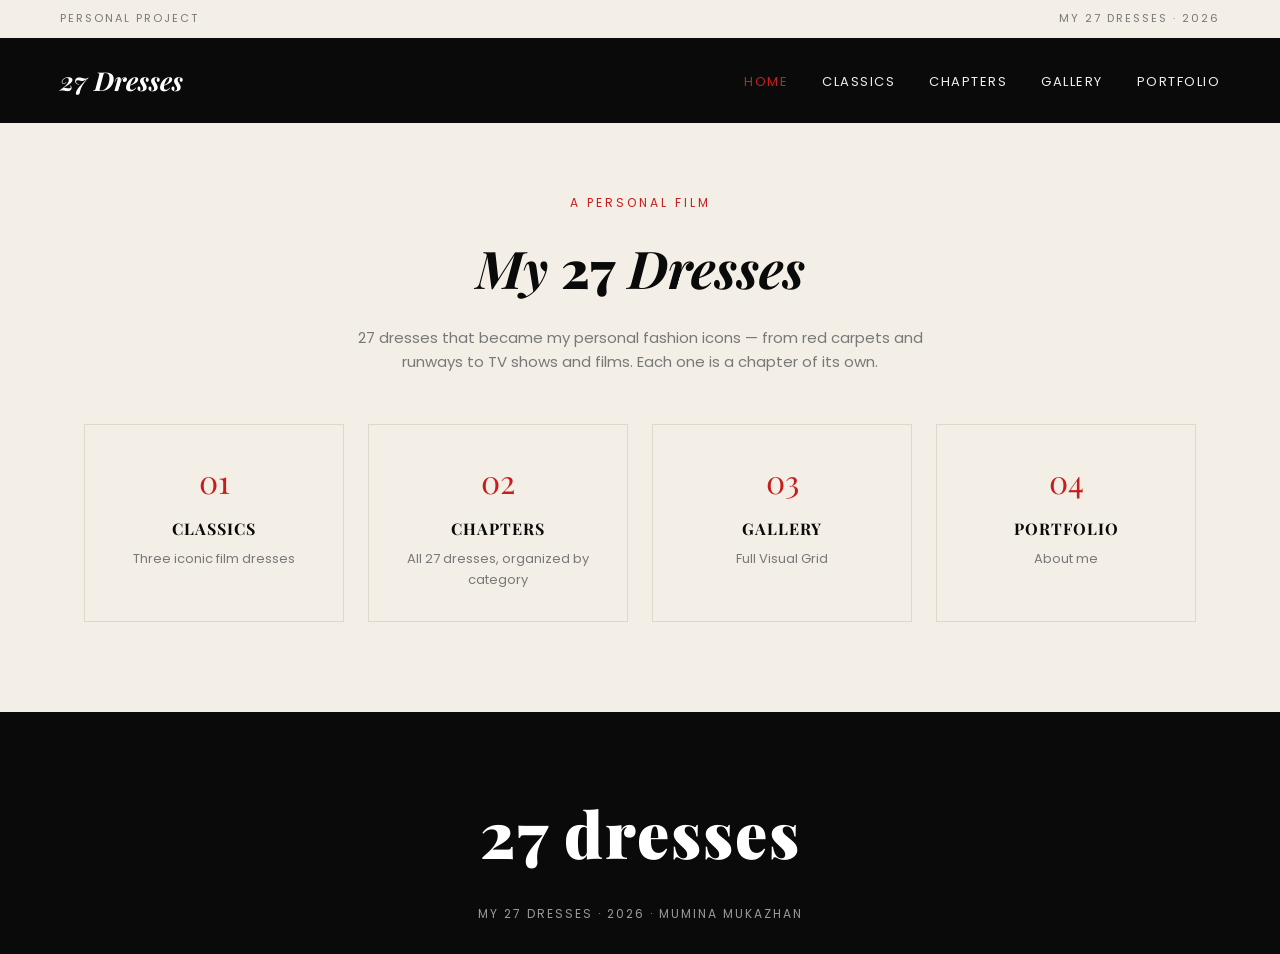
<file: index.html>
<!DOCTYPE html>
<html lang="ru">
<head>
<meta charset="UTF-8">
<meta name="viewport" content="width=device-width, initial-scale=1.0">
<title>My 27 Dresses</title>
<link href="https://fonts.googleapis.com/css2?family=Playfair+Display:ital,wght@0,700;0,900;1,700&family=Poppins:wght@300;400;600&display=swap" rel="stylesheet">
<link rel="stylesheet" href="common.css">
<link rel="stylesheet" href="task1.css">
</head>
<body>

  <div class="meta-bar">
    <span>Personal Project</span>
    <span>My 27 Dresses · 2026</span>
  </div>

  <header class="navbar">
    <div class="logo">27 Dresses</div>
    <ul class="nav-links">
      <li><a href="index.html" class="active">Home</a></li>
      <li><a href="task1.html">Classics</a></li>
      <li><a href="task2.html">Chapters</a></li>
      <li><a href="task3.html">Gallery</a></li>
      <li><a href="task4.html">Portfolio</a></li>
    </ul>
  </header>

  <section class="hero">
    <span class="kicker">A Personal Film</span>
    <h1>My <em>27</em> Dresses</h1>
    <p>27 dresses that became my personal fashion icons — from red carpets and runways to TV shows and films. Each one is a chapter of its own.</p>
  </section>

  <section class="toc-grid">
    <a href="task1.html" class="toc-card">
      <div class="num">01</div>
      <h3>Classics</h3>
      <p>Three iconic film dresses</p>
    </a>
    <a href="task2.html" class="toc-card">
      <div class="num">02</div>
      <h3>Chapters</h3>
        <p>All 27 dresses, organized by category</p>
    </a>
    <a href="task3.html" class="toc-card">
      <div class="num">03</div>
      <h3>Gallery</h3>
      <p>Full Visual Grid</p>
    </a>
    <a href="task4.html" class="toc-card">
      <div class="num">04</div>
      <h3>Portfolio</h3>
      <p>About me</p>
    </a>
  </section>

  <footer class="site-footer">
    <div class="wordmark">27 dresses</div>
    <p>My 27 Dresses · 2026 · Mumina Mukazhan</p>
  </footer>

</body>
</html>
</file>
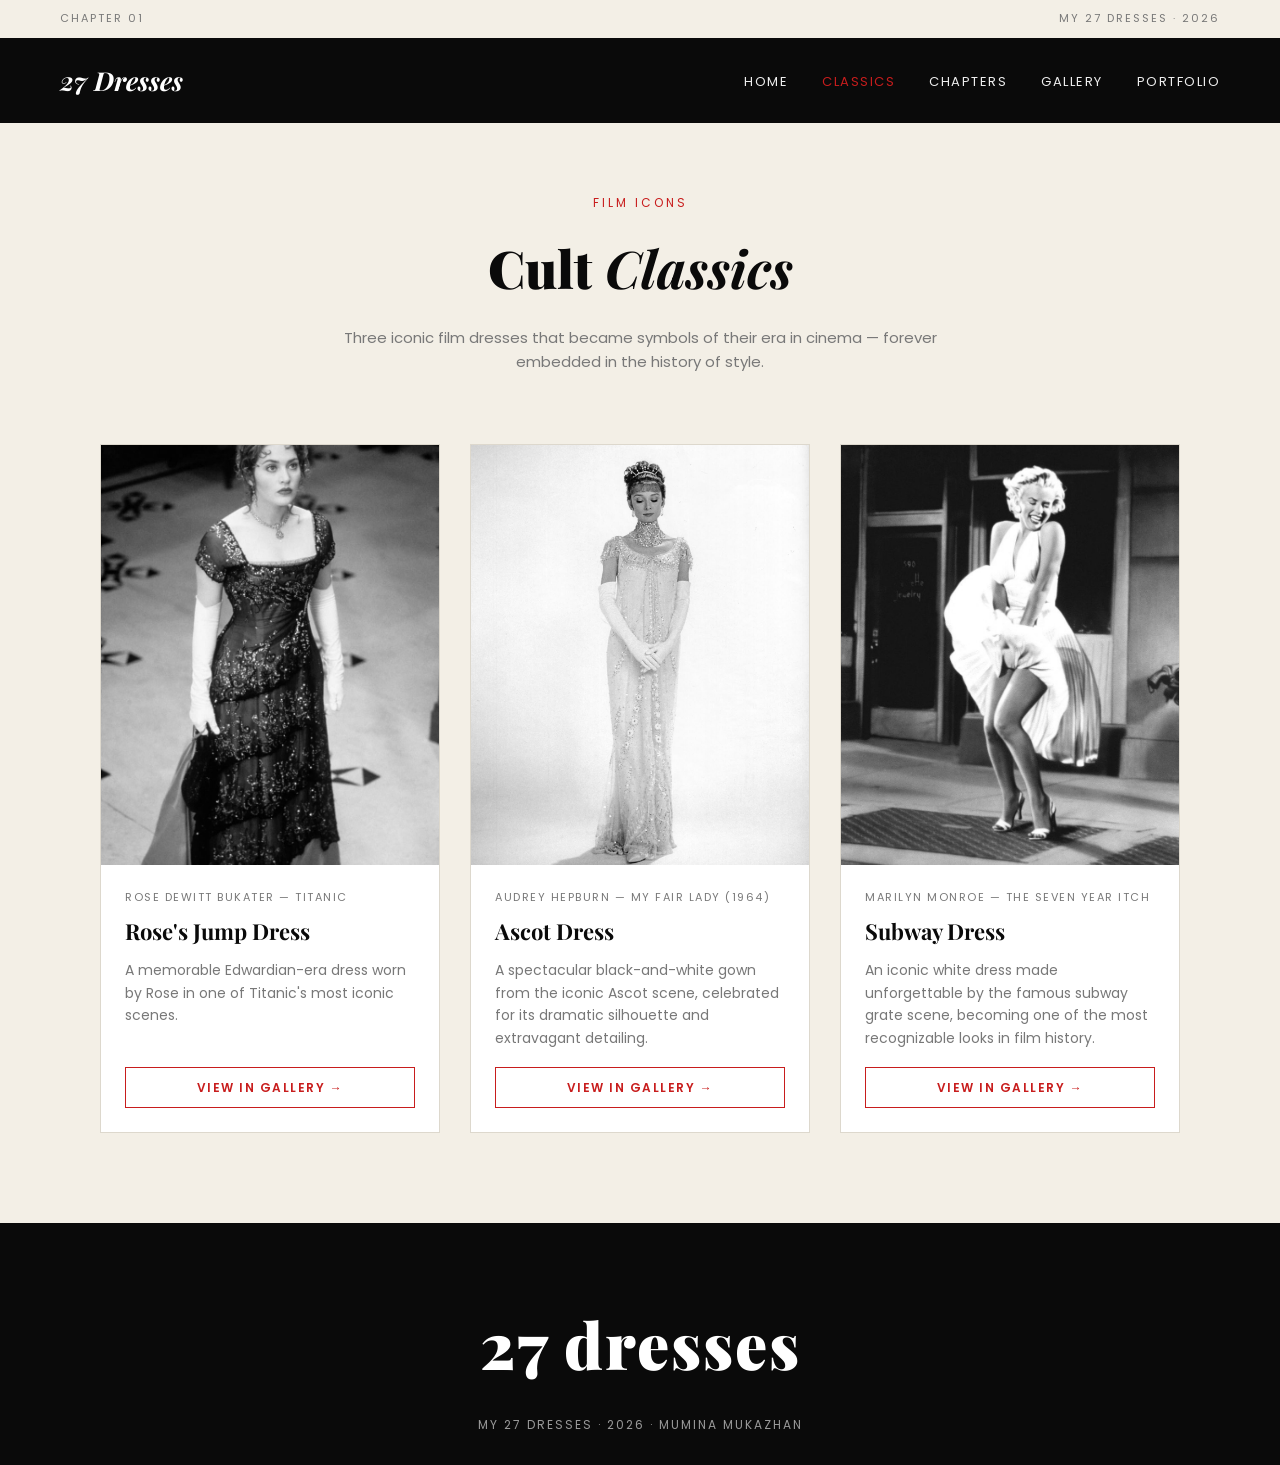
<file: task1.html>
<!DOCTYPE html>
<html lang="ru">
<head>
<meta charset="UTF-8">
<meta name="viewport" content="width=device-width, initial-scale=1.0">
<title>Classics — My 27 Dresses</title>
<link href="https://fonts.googleapis.com/css2?family=Playfair+Display:ital,wght@0,700;0,900;1,700&family=Poppins:wght@300;400;600&display=swap" rel="stylesheet">
<link rel="stylesheet" href="common.css">
<link rel="stylesheet" href="task1.css">
</head>
<body>

  <div class="meta-bar">
    <span>Chapter 01</span>
    <span>My 27 Dresses · 2026</span>
  </div>

  <header class="navbar">
    <div class="logo">27 Dresses</div>
    <ul class="nav-links">
      <li><a href="index.html">Home</a></li>
      <li><a href="task1.html" class="active">Classics</a></li>
      <li><a href="task2.html">Chapters</a></li>
      <li><a href="task3.html">Gallery</a></li>
      <li><a href="task4.html">Portfolio</a></li>
    </ul>
  </header>

  <section class="hero">
    <span class="kicker">Film Icons</span>
    <h1><em>Cult</em> Classics</h1>
    <p>Three iconic film dresses that became symbols of their era in cinema — forever embedded in the history of style.</p>
  </section>

  <section class="cards-row">

    <div class="dress-card">
  <div class="img-wrap">
    <span class="corner-label">Film</span>
    <img src="IMG_8006.JPG" alt="Rose DeWitt Bukater — Jump Dress">
  </div>
  <div class="card-body">
    <span class="credit">Rose DeWitt Bukater — Titanic</span>
    <h3>Rose's Jump Dress</h3>
    <p>A memorable Edwardian-era dress worn by Rose in one of Titanic's most iconic scenes.</p>
    <a href="task3.html" class="card-link">View in Gallery →</a>
  </div>
</div>
    <div class="dress-card">
  <div class="img-wrap">
    <span class="corner-label">Film</span>
    <img src="IMG_8007.JPG" alt="Audrey Hepburn — Ascot Dress">
  </div>
  <div class="card-body">
    <span class="credit">Audrey Hepburn — My Fair Lady (1964)</span>
    <h3>Ascot Dress</h3>
    <p>A spectacular black-and-white gown from the iconic Ascot scene, celebrated for its dramatic silhouette and extravagant detailing.</p>
    <a href="task3.html" class="card-link">View in Gallery →</a>
  </div>
</div>

    <div class="dress-card">
  <div class="img-wrap">
    <span class="corner-label">Film</span>
    <img src="IMG_8009.JPG" alt="Marilyn Monroe — Subway Dress">
  </div>
  <div class="card-body">
    <span class="credit">Marilyn Monroe — The Seven Year Itch</span>
    <h3>Subway Dress</h3>
    <p>An iconic white dress made unforgettable by the famous subway grate scene, becoming one of the most recognizable looks in film history.</p>
    <a href="task3.html" class="card-link">View in Gallery →</a>
  </div>
</div>
  </section>

  <footer class="site-footer">
    <div class="wordmark">27 dresses</div>
    <p>My 27 Dresses · 2026 · Mumina Mukazhan</p>
  </footer>

</body>
</html>
</file>
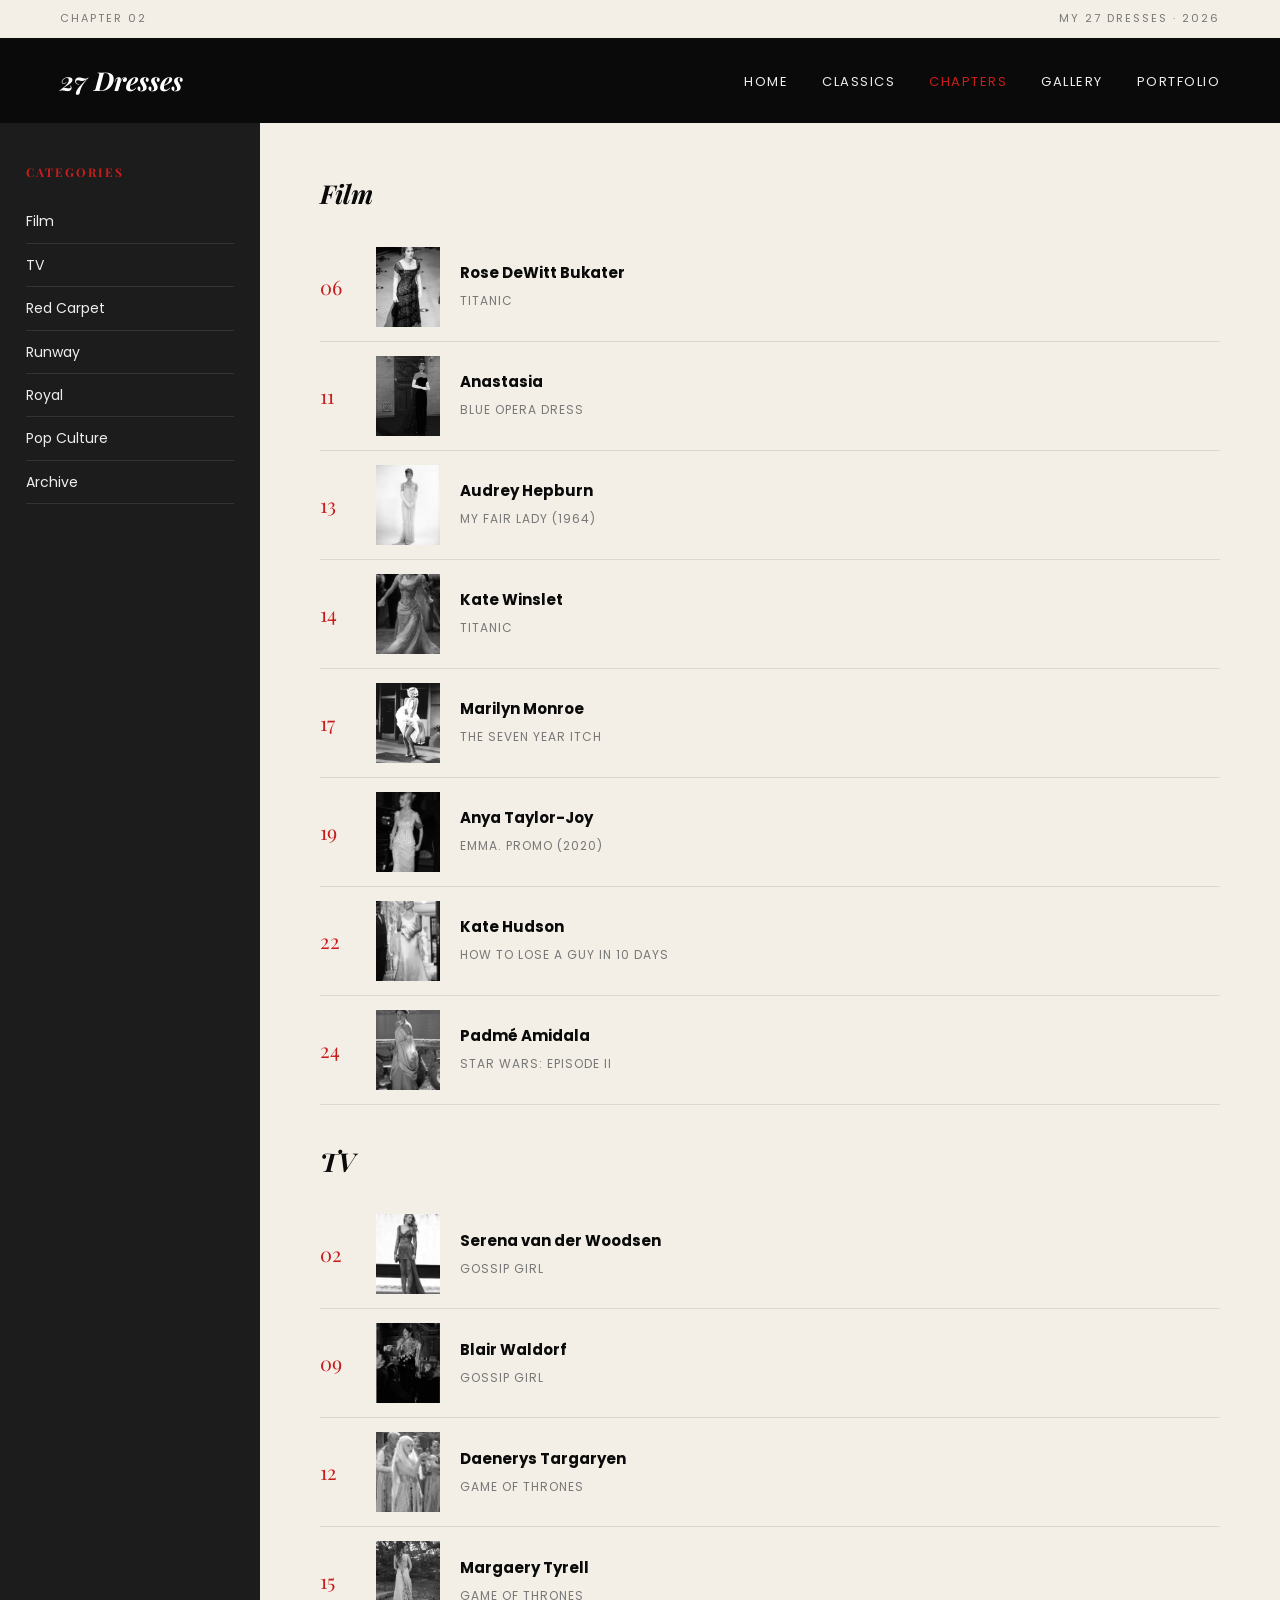
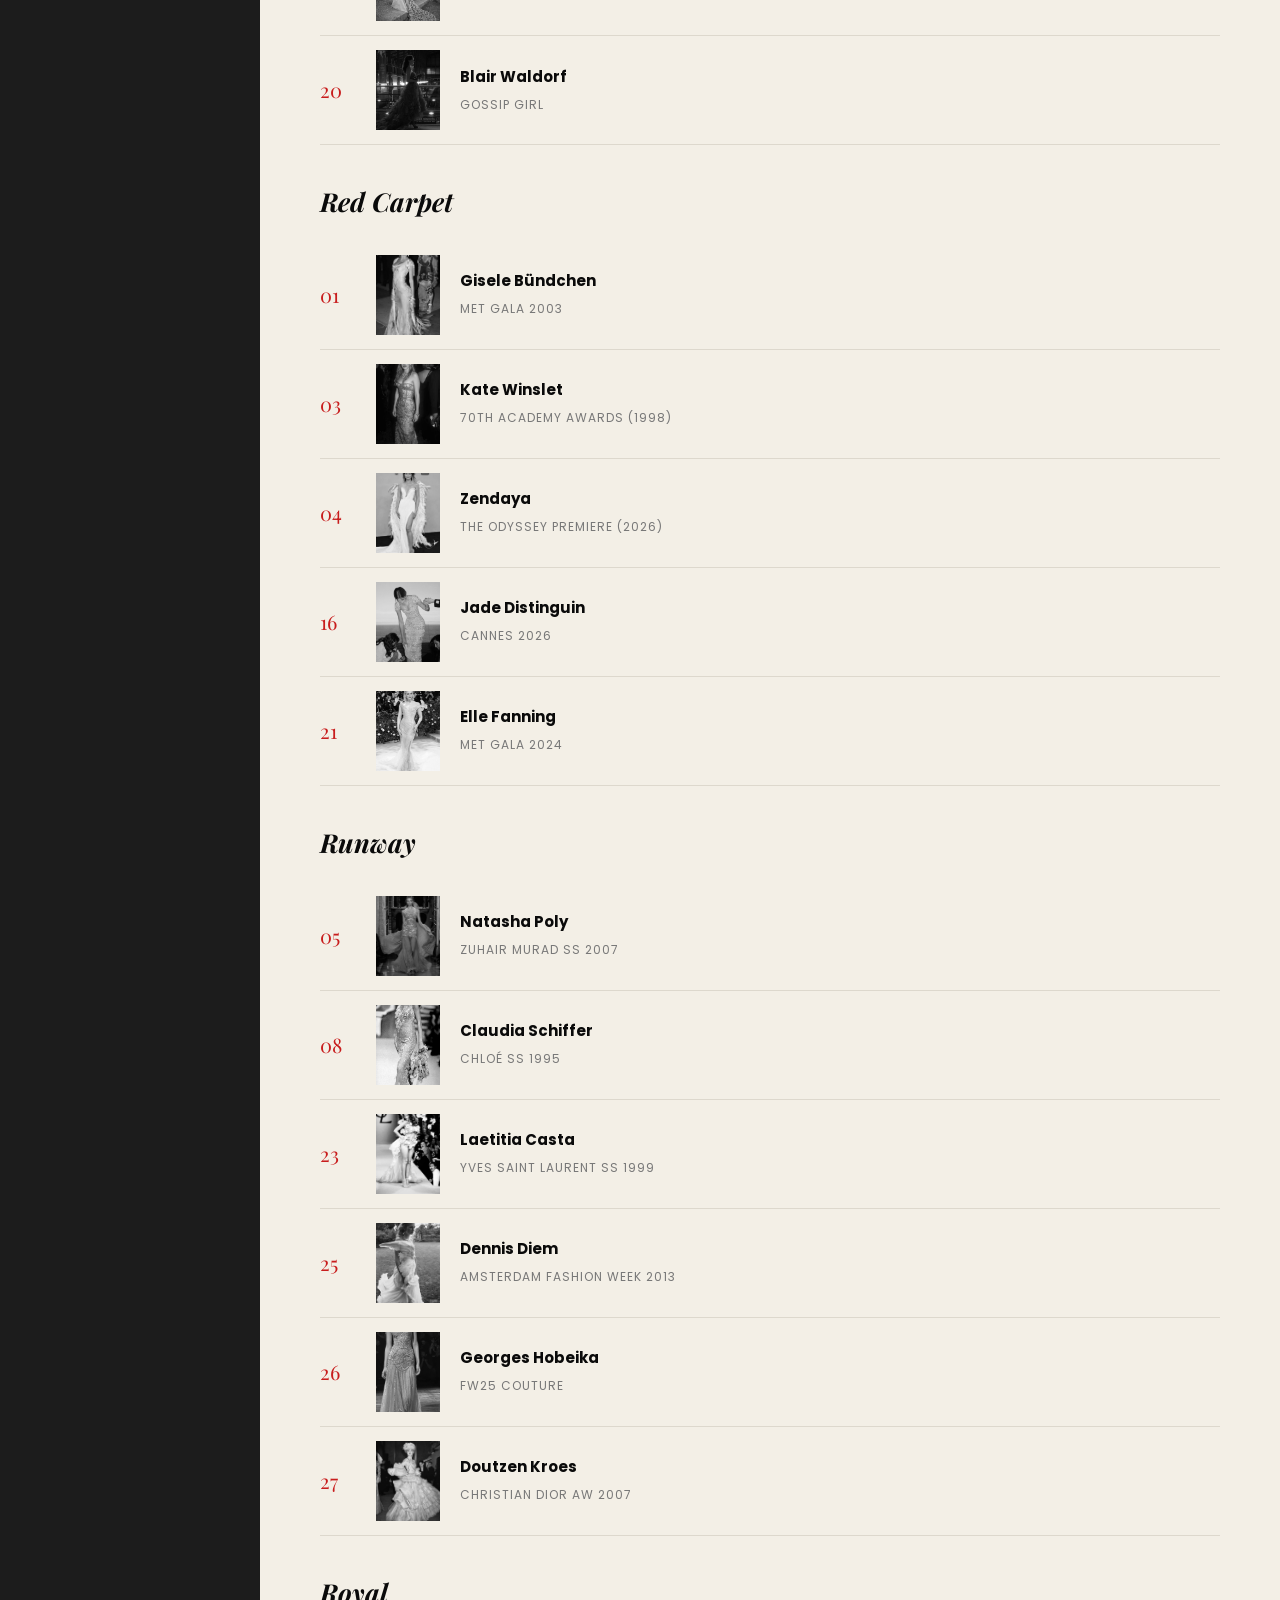
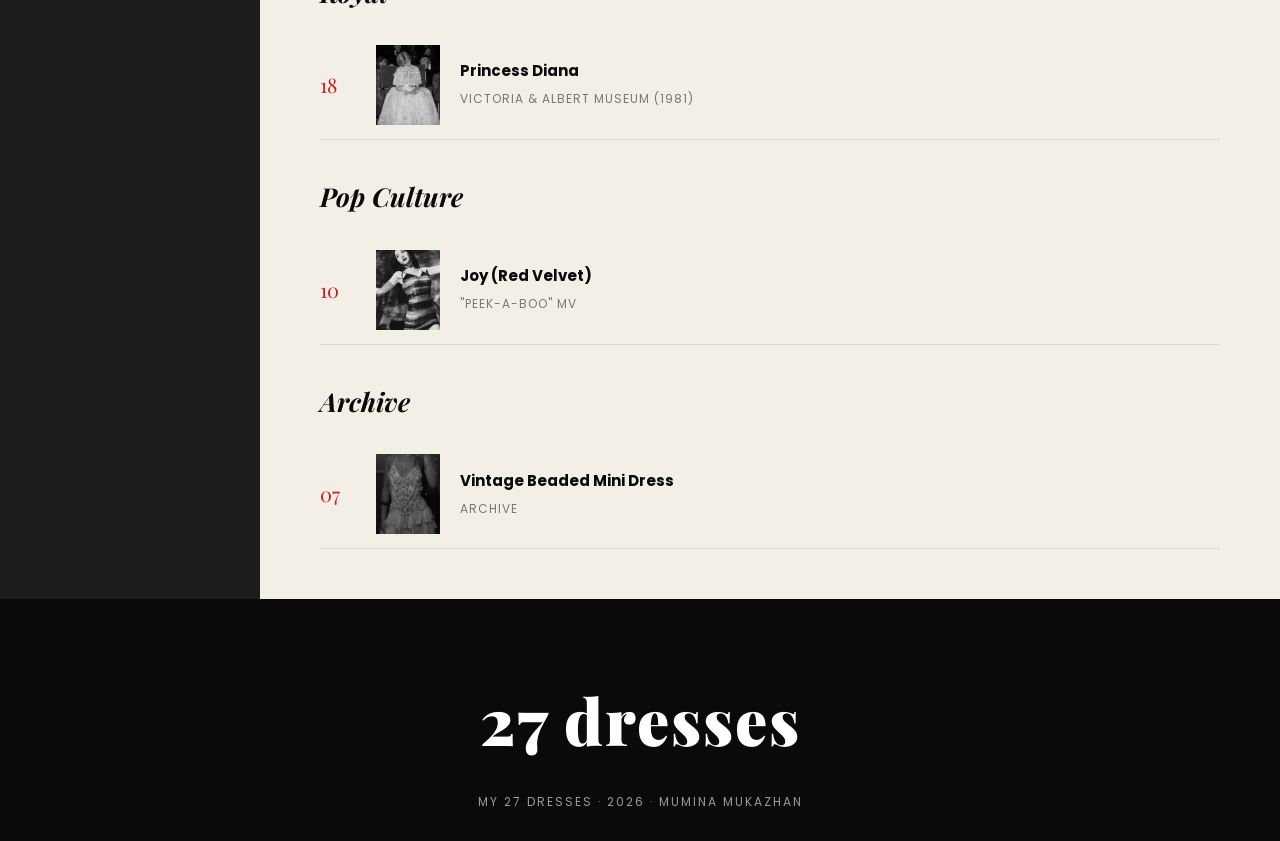
<file: task2.html>
<!DOCTYPE html>
<html lang="ru">
<head>
<meta charset="UTF-8">
<meta name="viewport" content="width=device-width, initial-scale=1.0">
<title>Chapters — My 27 Dresses</title>
<link href="https://fonts.googleapis.com/css2?family=Playfair+Display:ital,wght@0,700;0,900;1,700&family=Poppins:wght@300;400;600&display=swap" rel="stylesheet">
<link rel="stylesheet" href="common.css">
<link rel="stylesheet" href="task2.css">
</head>
<body>

  <div class="layout-grid">

    <div class="layout-header">
      <div class="meta-bar">
        <span>Chapter 02</span>
        <span>My 27 Dresses · 2026</span>
      </div>
      <header class="navbar">
        <div class="logo">27 Dresses</div>
        <ul class="nav-links">
          <li><a href="index.html">Home</a></li>
          <li><a href="task1.html">Classics</a></li>
          <li><a href="task2.html" class="active">Chapters</a></li>
          <li><a href="task3.html">Gallery</a></li>
          <li><a href="task4.html">Portfolio</a></li>
        </ul>
      </header>
    </div>

    <aside class="layout-sidebar">
      <h3>Categories</h3>
      <ul class="chapter-list">
        <li><a href="#film">Film</a></li>
        <li><a href="#tv">TV</a></li>
        <li><a href="#redcarpet">Red Carpet</a></li>
        <li><a href="#runway">Runway</a></li>
        <li><a href="#royal">Royal</a></li>
        <li><a href="#popculture">Pop Culture</a></li>
        <li><a href="#archive">Archive</a></li>
      </ul>
    </aside>

    <main class="layout-main">

      <h2 class="chapter-heading" id="film">Film</h2>
      <div class="dress-row"><span class="index">06</span><img src="IMG_8006.JPG"><div class="info"><h4>Rose DeWitt Bukater</h4><span>Titanic</span></div></div>
      <div class="dress-row"><span class="index">11</span><img src="IMG_8010.JPG"><div class="info"><h4>Anastasia</h4><span>Blue Opera Dress</span></div></div>
      <div class="dress-row"><span class="index">13</span><img src="IMG_8007.JPG"><div class="info"><h4>Audrey Hepburn</h4><span>My Fair Lady (1964)</span></div></div>
      <div class="dress-row"><span class="index">14</span><img src="IMG_7982.JPG"><div class="info"><h4>Kate Winslet</h4><span>Titanic</span></div></div>
      <div class="dress-row"><span class="index">17</span><img src="IMG_8009.JPG"><div class="info"><h4>Marilyn Monroe</h4><span>The Seven Year Itch</span></div></div>
      <div class="dress-row"><span class="index">19</span><img src="IMG_8012.JPG"><div class="info"><h4>Anya Taylor-Joy</h4><span>Emma. Promo (2020)</span></div></div>
      <div class="dress-row"><span class="index">22</span><img src="IMG_8028.JPG"><div class="info"><h4>Kate Hudson</h4><span>How to Lose a Guy in 10 Days</span></div></div>
      <div class="dress-row"><span class="index">24</span><img src="IMG_8016.JPG"><div class="info"><h4>Padmé Amidala</h4><span>Star Wars: Episode II</span></div></div>

      <h2 class="chapter-heading" id="tv">TV</h2>
      <div class="dress-row"><span class="index">02</span><img src="IMG_8029.JPG"><div class="info"><h4>Serena van der Woodsen</h4><span>Gossip Girl</span></div></div>
      <div class="dress-row"><span class="index">09</span><img src="IMG_8021.JPG"><div class="info"><h4>Blair Waldorf</h4><span>Gossip Girl</span></div></div>
      <div class="dress-row"><span class="index">12</span><img src="IMG_8037.JPG"><div class="info"><h4>Daenerys Targaryen</h4><span>Game of Thrones</span></div></div>
      <div class="dress-row"><span class="index">15</span><img src="IMG_8031.JPG"><div class="info"><h4>Margaery Tyrell</h4><span>Game of Thrones</span></div></div>
      <div class="dress-row"><span class="index">20</span><img src="IMG_8030.JPG"><div class="info"><h4>Blair Waldorf</h4><span>Gossip Girl</span></div></div>

      <h2 class="chapter-heading" id="redcarpet">Red Carpet</h2>
      <div class="dress-row"><span class="index">01</span><img src="IMG_8024.JPG"><div class="info"><h4>Gisele Bündchen</h4><span>Met Gala 2003</span></div></div>
      <div class="dress-row"><span class="index">03</span><img src="IMG_8033.JPG"><div class="info"><h4>Kate Winslet</h4><span>70th Academy Awards (1998)</span></div></div>
      <div class="dress-row"><span class="index">04</span><img src="IMG_8035.JPG"><div class="info"><h4>Zendaya</h4><span>The Odyssey Premiere (2026)</span></div></div>
      <div class="dress-row"><span class="index">16</span><img src="IMG_8036.JPG"><div class="info"><h4>Jade Distinguin</h4><span>Cannes 2026</span></div></div>
      <div class="dress-row"><span class="index">21</span><img src="IMG_8027.JPG"><div class="info"><h4>Elle Fanning</h4><span>Met Gala 2024</span></div></div>

      <h2 class="chapter-heading" id="runway">Runway</h2>
      <div class="dress-row"><span class="index">05</span><img src="IMG_8026.JPG"><div class="info"><h4>Natasha Poly</h4><span>Zuhair Murad SS 2007</span></div></div>
      <div class="dress-row"><span class="index">08</span><img src="IMG_8025.JPG"><div class="info"><h4>Claudia Schiffer</h4><span>Chloé SS 1995</span></div></div>
      <div class="dress-row"><span class="index">23</span><img src="IMG_8019.JPG"><div class="info"><h4>Laetitia Casta</h4><span>Yves Saint Laurent SS 1999</span></div></div>
      <div class="dress-row"><span class="index">25</span><img src="IMG_8017.JPG"><div class="info"><h4>Dennis Diem</h4><span>Amsterdam Fashion Week 2013</span></div></div>
      <div class="dress-row"><span class="index">26</span><img src="IMG_8015.JPG"><div class="info"><h4>Georges Hobeika</h4><span>FW25 Couture</span></div></div>
      <div class="dress-row"><span class="index">27</span><img src="IMG_8013.JPG"><div class="info"><h4>Doutzen Kroes</h4><span>Christian Dior AW 2007</span></div></div>

      <h2 class="chapter-heading" id="royal">Royal</h2>
      <div class="dress-row"><span class="index">18</span><img src="IMG_8011.JPG"><div class="info"><h4>Princess Diana</h4><span>Victoria &amp; Albert Museum (1981)</span></div></div>

      <h2 class="chapter-heading" id="popculture">Pop Culture</h2>
      <div class="dress-row"><span class="index">10</span><img src="IMG_8023.JPG"><div class="info"><h4>Joy (Red Velvet)</h4><span>"Peek-A-Boo" MV</span></div></div>

      <h2 class="chapter-heading" id="archive">Archive</h2>
      <div class="dress-row"><span class="index">07</span><img src="IMG_7980.JPG"><div class="info"><h4>Vintage Beaded Mini Dress</h4><span>Archive</span></div></div>

    </main>

    <footer class="site-footer layout-footer">
      <div class="wordmark">27 dresses</div>
      <p>My 27 Dresses · 2026 · Mumina Mukazhan</p>
    </footer>

  </div>

</body>
</html>
</file>
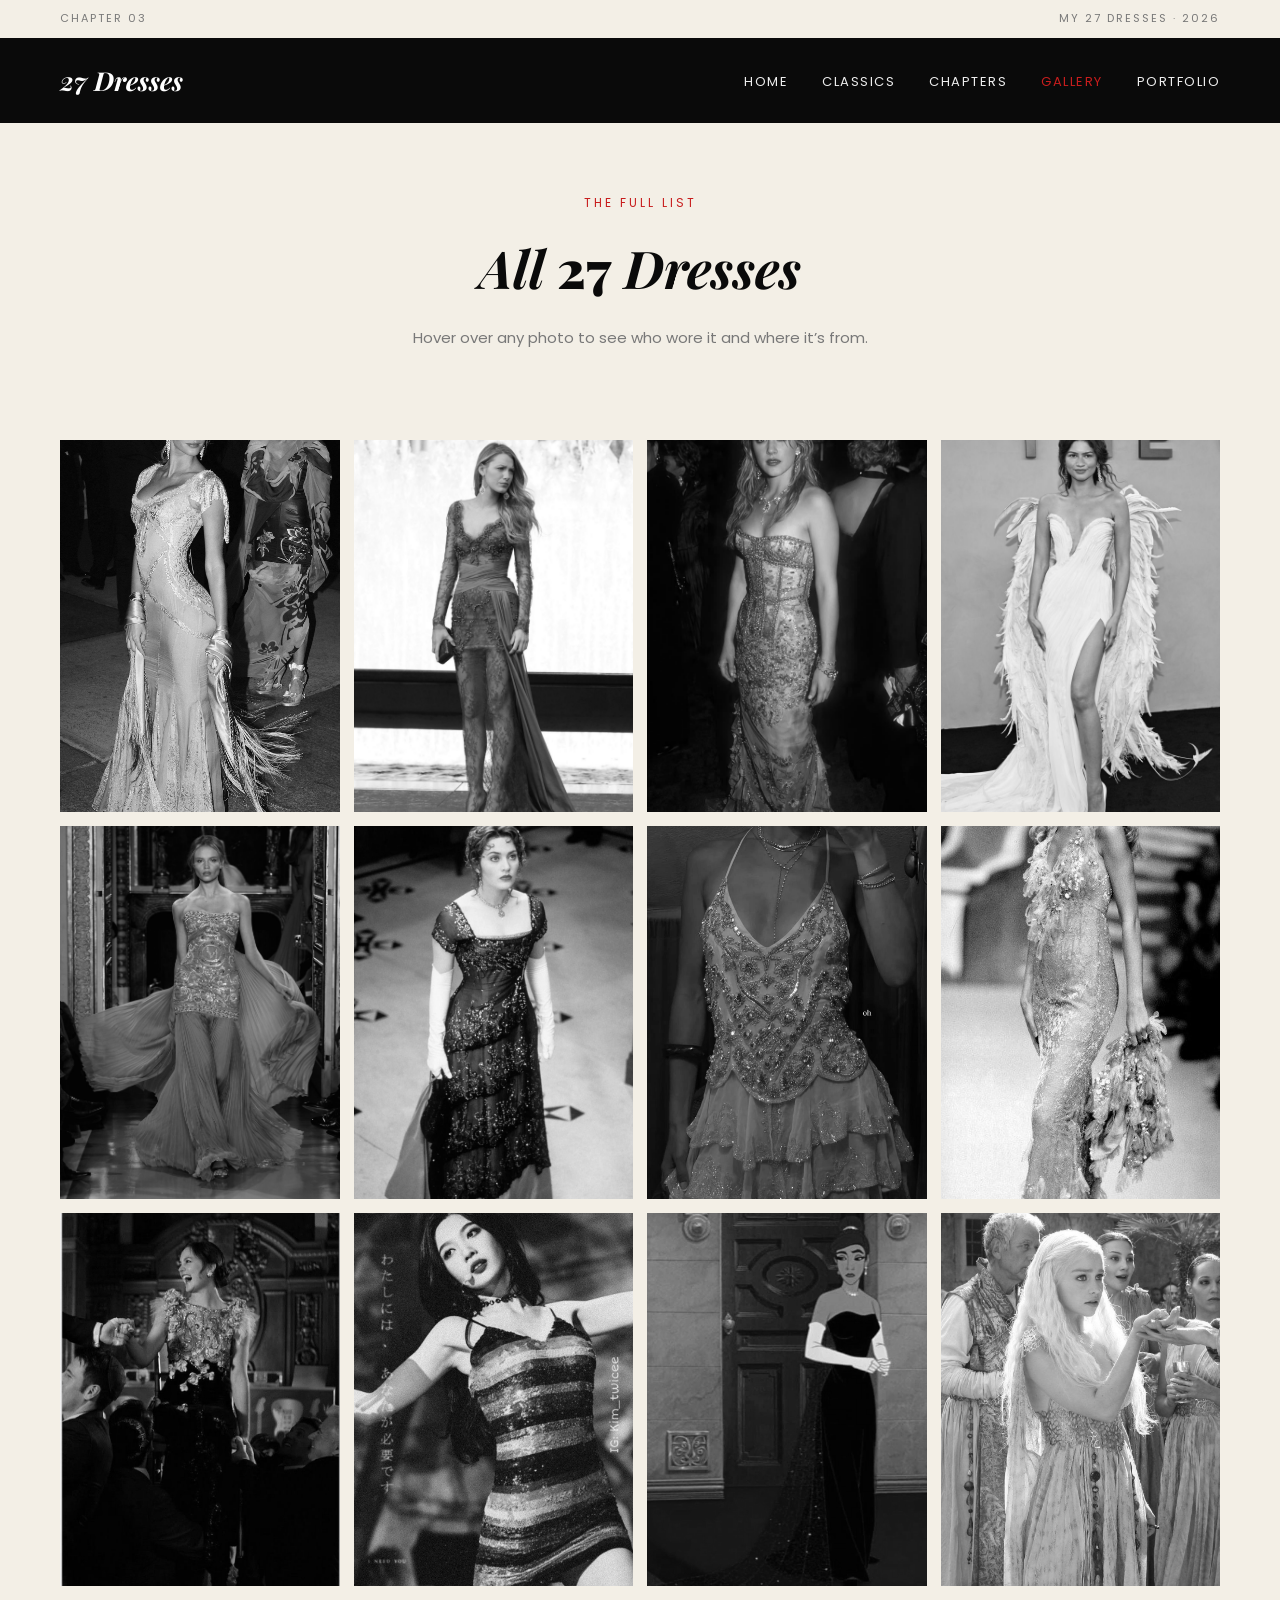
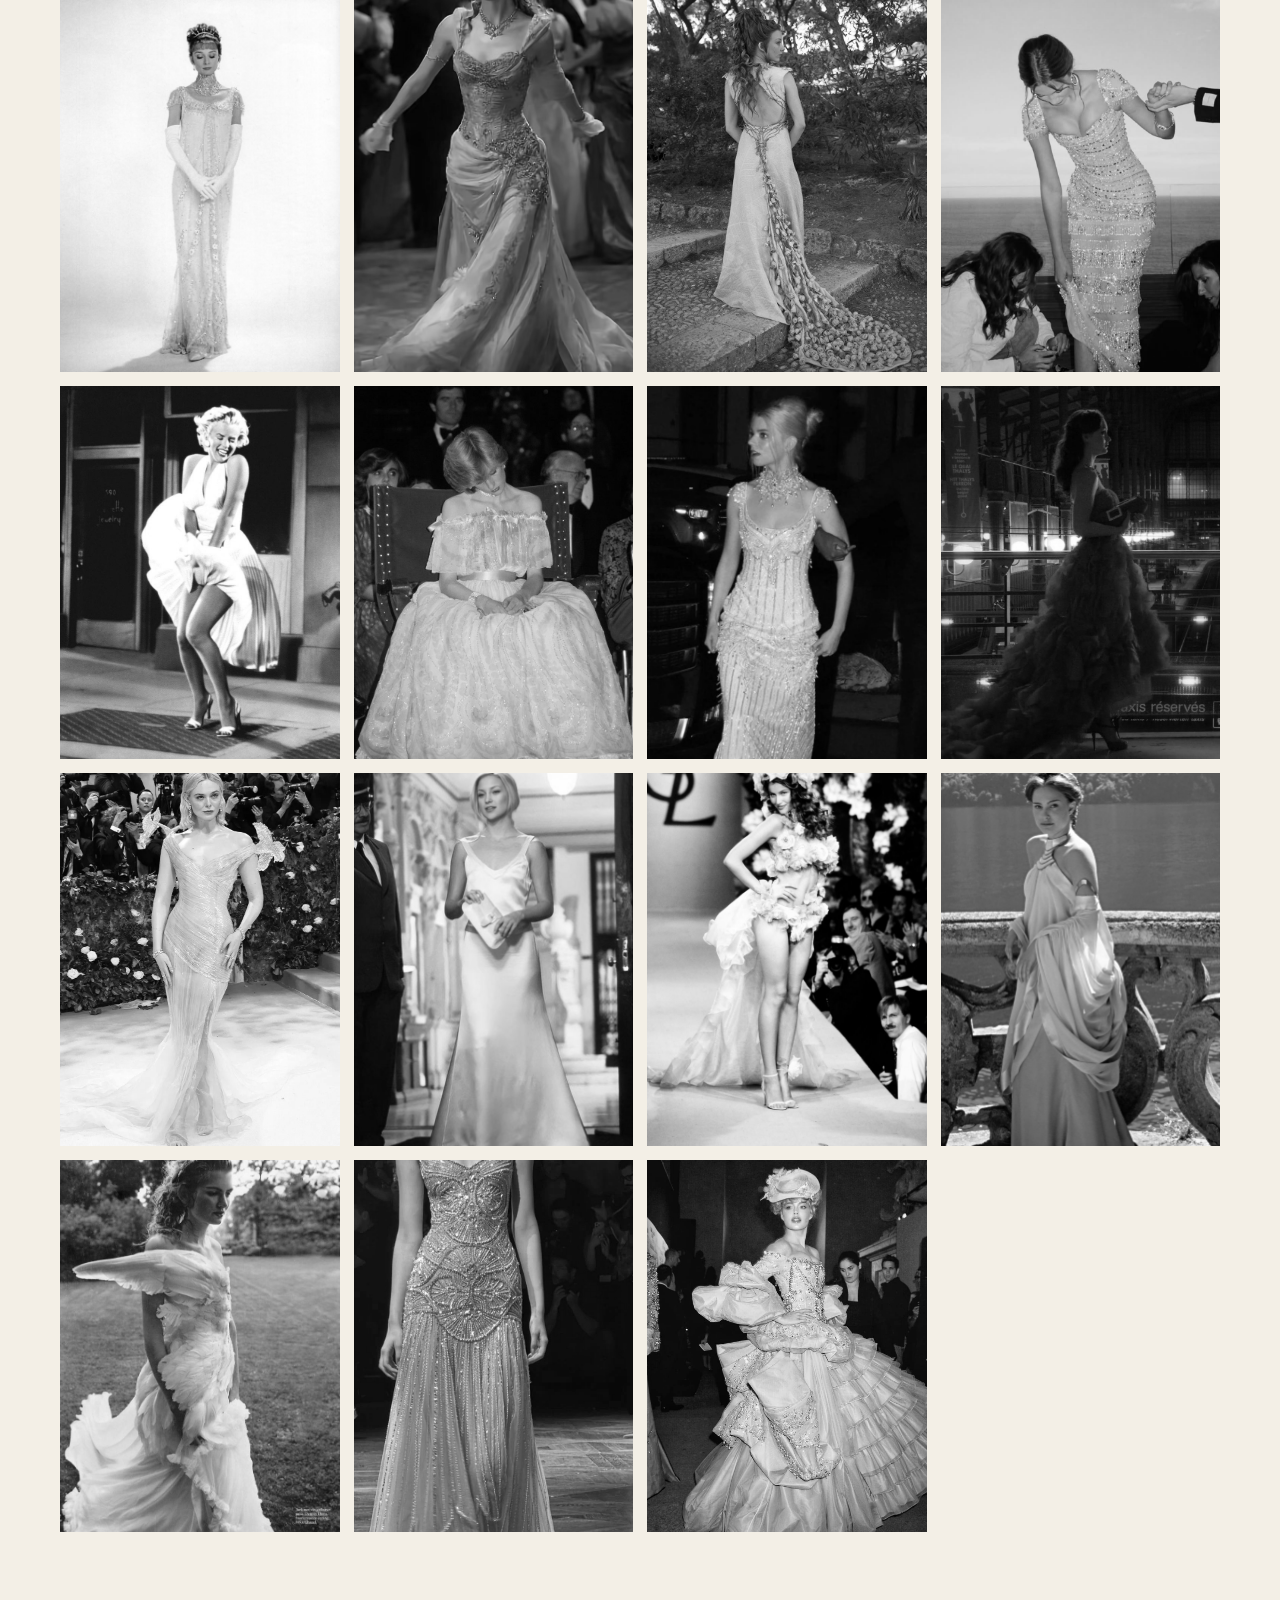
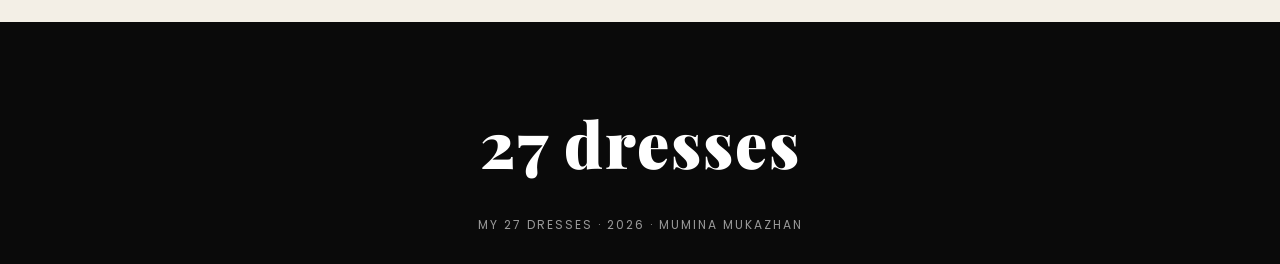
<file: task3.html>
<!DOCTYPE html>
<html lang="ru">
<head>
<meta charset="UTF-8">
<meta name="viewport" content="width=device-width, initial-scale=1.0">
<title>Gallery — My 27 Dresses</title>
<link href="https://fonts.googleapis.com/css2?family=Playfair+Display:ital,wght@0,700;0,900;1,700&family=Poppins:wght@300;400;600&display=swap" rel="stylesheet">
<link rel="stylesheet" href="common.css">
<link rel="stylesheet" href="task3.css">
</head>
<body>

  <div class="meta-bar">
    <span>Chapter 03</span>
    <span>My 27 Dresses · 2026</span>
  </div>

  <header class="navbar">
    <div class="logo">27 Dresses</div>
    <ul class="nav-links">
      <li><a href="index.html">Home</a></li>
      <li><a href="task1.html">Classics</a></li>
      <li><a href="task2.html">Chapters</a></li>
      <li><a href="task3.html" class="active">Gallery</a></li>
      <li><a href="task4.html">Portfolio</a></li>
    </ul>
  </header>

  <section class="hero">
    <span class="kicker">The Full List</span>
    <h1>All <em>27</em> Dresses</h1>
    <p>Hover over any photo to see who wore it and where it’s from.</p>
  </section>

  <section class="gallery-grid">
    <div class="gallery-item">
      <span class="num">01</span>
      <img src="IMG_8024.JPG" alt="Gisele Bündchen">
      <div class="gallery-caption">
        <h4>Gisele Bündchen</h4>
        <span>Met Gala 2003</span>
      </div>
    </div>
    <div class="gallery-item">
      <span class="num">02</span>
      <img src="IMG_8029.JPG" alt="Serena van der Woodsen">
      <div class="gallery-caption">
        <h4>Serena van der Woodsen</h4>
        <span>Gossip Girl</span>
      </div>
    </div>
    <div class="gallery-item">
      <span class="num">03</span>
      <img src="IMG_8033.JPG" alt="Kate Winslet">
      <div class="gallery-caption">
        <h4>Kate Winslet</h4>
        <span>70th Academy Awards (1998)</span>
      </div>
    </div>
    <div class="gallery-item">
      <span class="num">04</span>
      <img src="IMG_8035.JPG" alt="Zendaya">
      <div class="gallery-caption">
        <h4>Zendaya</h4>
        <span>The Odyssey Premiere (2026)</span>
      </div>
    </div>
    <div class="gallery-item">
      <span class="num">05</span>
      <img src="IMG_8026.JPG" alt="Natasha Poly">
      <div class="gallery-caption">
        <h4>Natasha Poly</h4>
        <span>Zuhair Murad SS 2007</span>
      </div>
    </div>
    <div class="gallery-item">
      <span class="num">06</span>
      <img src="IMG_8006.JPG" alt="Rose DeWitt Bukater">
      <div class="gallery-caption">
        <h4>Rose DeWitt Bukater</h4>
        <span>Titanic</span>
      </div>
    </div>
    <div class="gallery-item">
      <span class="num">07</span>
      <img src="IMG_7980.JPG" alt="Vintage Beaded Mini Dress">
      <div class="gallery-caption">
        <h4>Vintage Beaded Mini Dress</h4>
        <span>Archive</span>
      </div>
    </div>
    <div class="gallery-item">
      <span class="num">08</span>
      <img src="IMG_8025.JPG" alt="Claudia Schiffer">
      <div class="gallery-caption">
        <h4>Claudia Schiffer</h4>
        <span>Chloé SS 1995</span>
      </div>
    </div>
    <div class="gallery-item">
      <span class="num">09</span>
      <img src="IMG_8021.JPG" alt="Blair Waldorf">
      <div class="gallery-caption">
        <h4>Blair Waldorf</h4>
        <span>Gossip Girl</span>
      </div>
    </div>
    <div class="gallery-item">
      <span class="num">10</span>
      <img src="IMG_8023.JPG" alt="Joy (Red Velvet)">
      <div class="gallery-caption">
        <h4>Joy (Red Velvet)</h4>
        <span>“Peek-A-Boo” MV</span>
      </div>
    </div>
    <div class="gallery-item">
      <span class="num">11</span>
      <img src="IMG_8010.JPG" alt="Anastasia">
      <div class="gallery-caption">
        <h4>Anastasia</h4>
        <span>Blue Opera Dress</span>
      </div>
    </div>
    <div class="gallery-item">
      <span class="num">12</span>
      <img src="IMG_8037.JPG" alt="Daenerys Targaryen">
      <div class="gallery-caption">
        <h4>Daenerys Targaryen</h4>
        <span>Game of Thrones</span>
      </div>
    </div>
    <div class="gallery-item">
      <span class="num">13</span>
      <img src="IMG_8007.JPG" alt="Audrey Hepburn">
      <div class="gallery-caption">
        <h4>Audrey Hepburn</h4>
        <span>My Fair Lady (1964)</span>
      </div>
    </div>
    <div class="gallery-item">
      <span class="num">14</span>
      <img src="IMG_7982.JPG" alt="Kate Winslet">
      <div class="gallery-caption">
        <h4>Kate Winslet</h4>
        <span>Titanic</span>
      </div>
    </div>
    <div class="gallery-item">
      <span class="num">15</span>
      <img src="IMG_8031.JPG" alt="Margaery Tyrell">
      <div class="gallery-caption">
        <h4>Margaery Tyrell</h4>
        <span>Game of Thrones</span>
      </div>
    </div>
    <div class="gallery-item">
      <span class="num">16</span>
      <img src="IMG_8036.JPG" alt="Jade Distinguin">
      <div class="gallery-caption">
        <h4>Jade Distinguin</h4>
        <span>Cannes 2026</span>
      </div>
    </div>
    <div class="gallery-item">
      <span class="num">17</span>
      <img src="IMG_8009.JPG" alt="Marilyn Monroe">
      <div class="gallery-caption">
        <h4>Marilyn Monroe</h4>
        <span>The Seven Year Itch</span>
      </div>
    </div>
    <div class="gallery-item">
      <span class="num">18</span>
      <img src="IMG_8011.JPG" alt="Princess Diana">
      <div class="gallery-caption">
        <h4>Princess Diana</h4>
        <span>Victoria &amp; Albert Museum (1981)</span>
      </div>
    </div>
    <div class="gallery-item">
      <span class="num">19</span>
      <img src="IMG_8012.JPG" alt="Anya Taylor-Joy">
      <div class="gallery-caption">
        <h4>Anya Taylor-Joy</h4>
        <span>Emma. Promo (2020)</span>
      </div>
    </div>
    <div class="gallery-item">
      <span class="num">20</span>
      <img src="IMG_8030.JPG" alt="Blair Waldorf">
      <div class="gallery-caption">
        <h4>Blair Waldorf</h4>
        <span>Gossip Girl</span>
      </div>
    </div>
    <div class="gallery-item">
      <span class="num">21</span>
      <img src="IMG_8027.JPG" alt="Elle Fanning">
      <div class="gallery-caption">
        <h4>Elle Fanning</h4>
        <span>Met Gala 2024</span>
      </div>
    </div>
    <div class="gallery-item">
      <span class="num">22</span>
      <img src="IMG_8028.JPG" alt="Kate Hudson">
      <div class="gallery-caption">
        <h4>Kate Hudson</h4>
        <span>How to Lose a Guy in 10 Days</span>
      </div>
    </div>
    <div class="gallery-item">
      <span class="num">23</span>
      <img src="IMG_8019.JPG" alt="Laetitia Casta">
      <div class="gallery-caption">
        <h4>Laetitia Casta</h4>
        <span>Yves Saint Laurent SS 1999</span>
      </div>
    </div>
    <div class="gallery-item">
      <span class="num">24</span>
      <img src="IMG_8016.JPG" alt="Padmé Amidala">
      <div class="gallery-caption">
        <h4>Padmé Amidala</h4>
        <span>Star Wars: Episode II</span>
      </div>
    </div>
    <div class="gallery-item">
      <span class="num">25</span>
      <img src="IMG_8017.JPG" alt="Dennis Diem">
      <div class="gallery-caption">
        <h4>Dennis Diem</h4>
        <span>Amsterdam Fashion Week 2013</span>
      </div>
    </div>
    <div class="gallery-item">
      <span class="num">26</span>
      <img src="IMG_8015.JPG" alt="Georges Hobeika">
      <div class="gallery-caption">
        <h4>Georges Hobeika</h4>
        <span>FW25 Couture</span>
      </div>
    </div>
    <div class="gallery-item">
      <span class="num">27</span>
      <img src="IMG_8013.JPG" alt="Doutzen Kroes">
      <div class="gallery-caption">
        <h4>Doutzen Kroes</h4>
        <span>Christian Dior AW 2007</span>
      </div>
    </div>
  </section>

  <footer class="site-footer">
    <div class="wordmark">27 dresses</div>
    <p>My 27 Dresses · 2026 · Mumina Mukazhan</p>
  </footer>

</body>
</html>
</file>
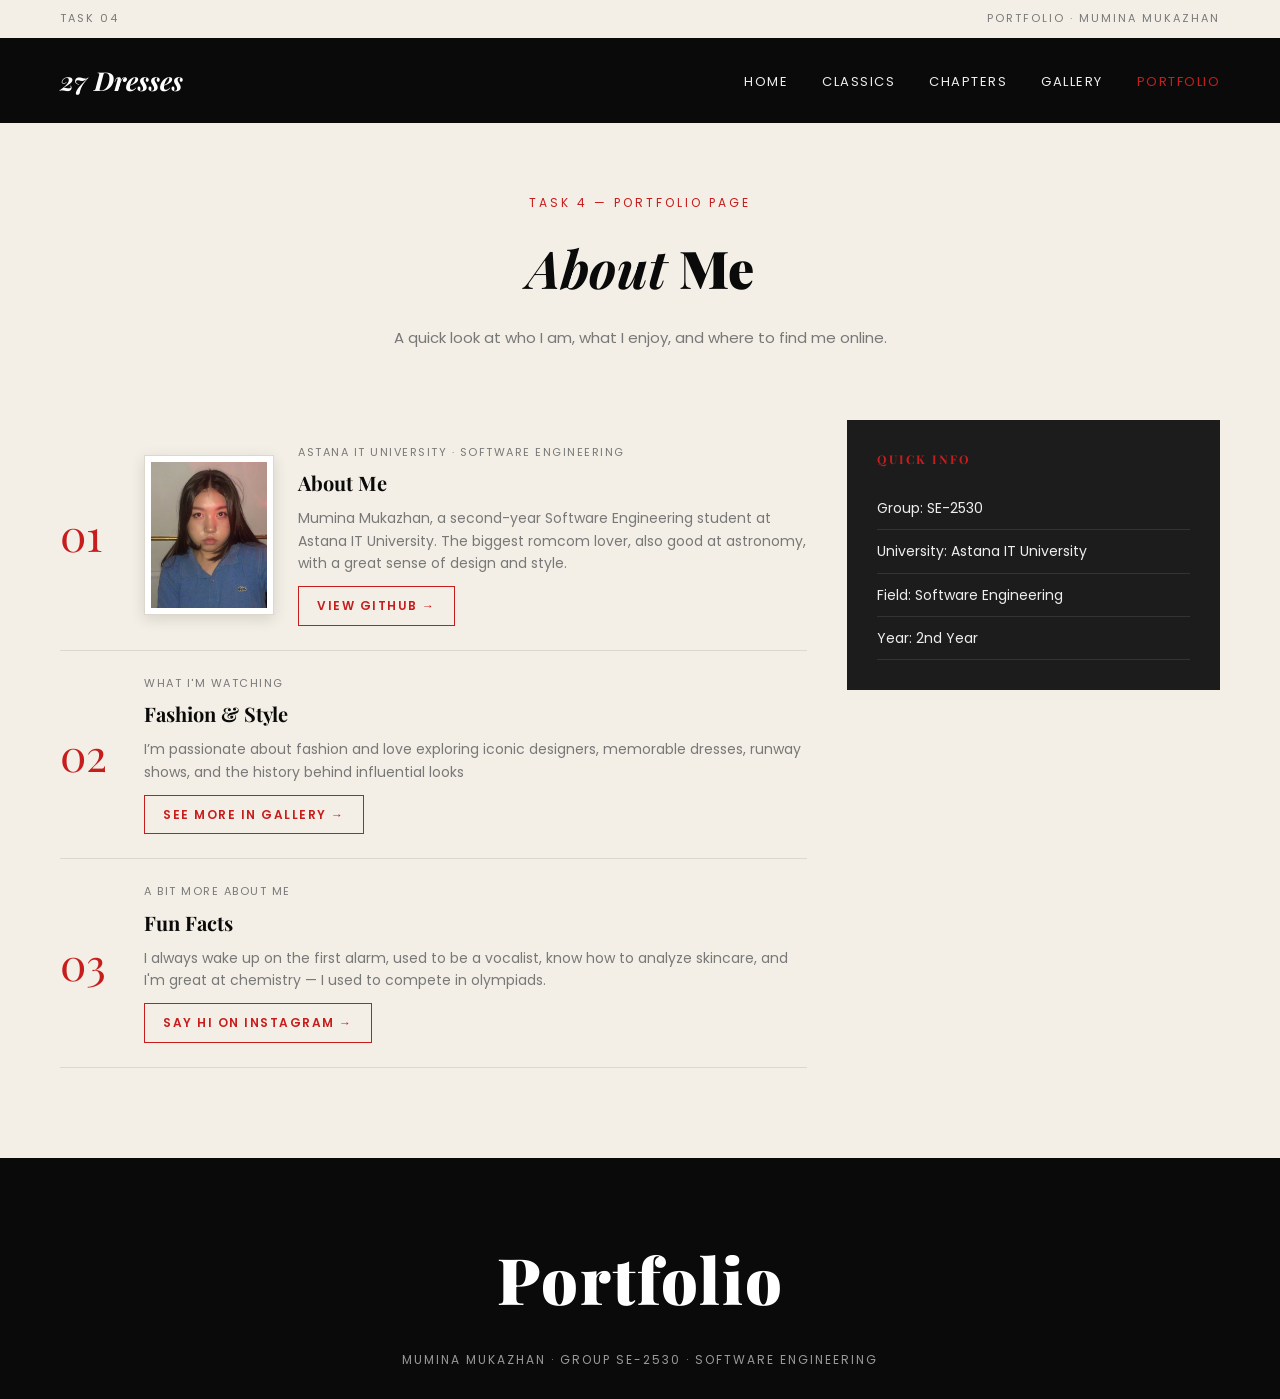
<file: task4.html>
<!DOCTYPE html>
<html lang="en">
<head>
<meta charset="UTF-8">
<meta name="viewport" content="width=device-width, initial-scale=1.0">
<title>Portfolio Page — Mumina Mukazhan</title>
<link href="https://fonts.googleapis.com/css2?family=Playfair+Display:ital,wght@0,700;0,900;1,700&family=Poppins:wght@300;400;600&display=swap" rel="stylesheet">
<link rel="stylesheet" href="common.css">
<link rel="stylesheet" href="task4.css">
</head>
<body>

  <div class="meta-bar">
    <span>Task 04</span>
    <span>Portfolio · Mumina Mukazhan</span>
  </div>

  <header class="navbar">
    <div class="logo">27 Dresses</div>
    <ul class="nav-links">
      <li><a href="index.html">Home</a></li>
      <li><a href="task1.html">Classics</a></li>
      <li><a href="task2.html">Chapters</a></li>
      <li><a href="task3.html">Gallery</a></li>
      <li><a href="task4.html" class="active">Portfolio</a></li>
    </ul>
  </header>

  <section class="hero">
    <span class="kicker">Task 4 — Portfolio Page</span>
    <h1>About <em>Me</em></h1>
    <p>A quick look at who I am, what I enjoy, and where to find me online.</p>
  </section>

  <div class="main-grid">

    <section class="projects-area">

      <div class="ranking-item">
        <span class="rank" aria-hidden="true">01</span>
        <div class="photo-frame">
          <img src="ccdr 2026-08-03 012801F3475F04AEB8.JPG" alt="Mumina Mukazhan">
        </div>
        <div class="ranking-content">
          <span class="credit">Astana IT University · Software Engineering</span>
          <h3>About Me</h3>
          <p>Mumina Mukazhan, a second-year Software Engineering student at Astana IT University. The biggest romcom lover, also good at astronomy, with a great sense of design and style.</p>
          <a href="https://github.com/muminamukazhan" target="_blank" class="card-link">View GitHub →</a>
        </div>
      </div>

      <div class="ranking-item">
        <span class="rank" aria-hidden="true">02</span>
        <div class="ranking-content">
          <span class="credit">What I'm Watching</span>
          <h3>Fashion & Style</h3>
          <p>I’m passionate about fashion and love exploring iconic designers, memorable dresses, runway shows, and the history behind influential looks</p>
          <a href="task3.html" class="card-link">See More in Gallery →</a>
        </div>
      </div>

      <div class="ranking-item">
        <span class="rank" aria-hidden="true">03</span>
        <div class="ranking-content">
          <span class="credit">A Bit More About Me</span>
          <h3>Fun Facts</h3>
          <p>I always wake up on the first alarm, used to be a vocalist, know how to analyze skincare, and I'm great at chemistry — I used to compete in olympiads.</p>
          <a href="https://instagram.com/torufd" target="_blank" class="card-link">Say Hi on Instagram →</a>
        </div>
      </div>

    </section>

    <aside class="sidebar-info">
      <h3>Quick Info</h3>
      <ul>
        <li>Group: SE-2530</li>
        <li>University: Astana IT University</li>
        <li>Field: Software Engineering</li>
        <li>Year: 2nd Year</li>
      </ul>
    </aside>

  </div>

  <footer class="site-footer">
    <div class="wordmark">Portfolio</div>
    <p>Mumina Mukazhan · Group SE-2530 · Software Engineering</p>
  </footer>

</body>
</html>
</file>
<file: common.css>
:root {
  --cream:#f3efe6;
  --black:#0a0a0a;
  --charcoal:#1c1c1c;
  --muted:#787878;
  --accent:#c81d1d;
  --line:#ddd8cd;
  --transition:0.3s ease;
}
* { margin:0; padding:0; box-sizing:border-box; }
body { background:var(--cream); color:var(--black); font-family:'Poppins',Arial,sans-serif; line-height:1.6; }
h1, h2, h3 { font-family:'Playfair Display', serif; }
a { text-decoration:none; color:inherit; }
img { max-width:100%; display:block; }

.meta-bar {
  display:flex;
  justify-content:space-between;
  padding:10px 60px;
  font-size:11px;
  letter-spacing:2px;
  text-transform:uppercase;
  color:var(--muted);
}

.navbar {
  display:flex;
  justify-content:space-between;
  align-items:center;
  padding:22px 60px;
  background:var(--black);
  position:sticky;
  top:0;
  z-index:100;
}
.logo {
  font-family:'Playfair Display', serif;
  font-style:italic;
  font-weight:700;
  font-size:26px;
  color:#fff;
}
.nav-links { display:flex; align-items:center; gap:34px; list-style:none; }
.nav-links a { color:#eee; font-size:13px; text-transform:uppercase; letter-spacing:1.5px; transition:color var(--transition); }
.nav-links a:hover, .nav-links a.active { color:var(--accent); }

.hero { text-align:center; padding:70px 20px 50px; }
.hero .kicker { display:block; font-size:12px; letter-spacing:3px; text-transform:uppercase; color:var(--accent); margin-bottom:14px; }
.hero h1 { font-size:52px; font-style:italic; }
.hero h1 em { font-style:normal; font-weight:900; }
.hero p { max-width:620px; margin:16px auto 0; color:var(--muted); font-size:15px; }

.toc-grid { display:flex; flex-wrap:wrap; gap:24px; justify-content:center; padding:0 60px 90px; }
.toc-card { flex:1 1 220px; max-width:260px; border:1px solid var(--line); padding:30px 24px; text-align:center; transition:background var(--transition), color var(--transition); }
.toc-card:hover { background:var(--black); color:#fff; }
.toc-card .num { font-family:'Playfair Display', serif; font-size:32px; color:var(--accent); }
.toc-card h3 { margin:10px 0 8px; font-size:16px; text-transform:uppercase; letter-spacing:1px; }
.toc-card p { font-size:13px; color:var(--muted); }
.toc-card:hover p { color:#ccc; }

.site-footer { background:var(--black); color:#fff; text-align:center; padding:70px 20px 30px; }
.site-footer .wordmark { font-family:'Playfair Display', serif; font-weight:900; font-size:64px; letter-spacing:2px; }
.site-footer p { margin-top:20px; font-size:12px; letter-spacing:2px; text-transform:uppercase; color:#999; }

@media (max-width:768px) {
  .navbar { flex-direction:column; gap:14px; padding:16px 20px; }
  .nav-links { flex-wrap:wrap; justify-content:center; gap:16px; }
  .meta-bar { flex-direction:column; gap:4px; padding:10px 20px; text-align:center; }
}
</file>
<file: task1.css>
.cards-row {
  display:flex;
  flex-wrap:wrap;
  gap:30px;
  justify-content:center;
  padding:20px 60px 90px;
}
.dress-card {
  background:#fff;
  flex:1 1 300px;
  max-width:340px;
  display:flex;
  flex-direction:column;
  border:1px solid var(--line);
  transition:transform var(--transition), box-shadow var(--transition);
}
.dress-card:hover { transform:translateY(-8px); box-shadow:0 20px 40px rgba(0,0,0,0.12); }
.dress-card .img-wrap { position:relative; overflow:hidden; }
.dress-card img { width:100%; height:420px; object-fit:cover; filter:grayscale(100%); transition:filter var(--transition); }
.dress-card:hover img { filter:grayscale(0%); }
.corner-label {
  position:absolute; top:14px; left:14px;
  background:var(--black); color:#fff;
  font-size:10px; letter-spacing:2px; text-transform:uppercase;
  padding:5px 10px;
}
.card-body { padding:24px; display:flex; flex-direction:column; flex-grow:1; }
.card-body .credit { font-size:11px; letter-spacing:1.5px; text-transform:uppercase; color:var(--muted); margin-bottom:8px; }
.card-body h3 { font-size:22px; margin-bottom:10px; }
.card-body p { font-size:14px; color:var(--muted); flex-grow:1; }
.card-link {
  margin-top:18px;
  display:inline-block;
  padding:10px 20px;
  font-size:12px;
  text-transform:uppercase;
  letter-spacing:1.5px;
  font-weight:600;
  color:var(--accent);
  border:1px solid var(--accent);
  text-align:center;
  transition:background var(--transition), color var(--transition);
}
.card-link:hover { background:var(--accent); color:#fff; }
</file>
<file: task2.css>
.layout-grid {
  display:grid;
  grid-template-columns:260px 1fr;
  grid-template-rows:auto 1fr auto;
  grid-template-areas:
    "header header"
    "sidebar main"
    "footer footer";
}
.layout-header { grid-area:header; }
.layout-sidebar {
  grid-area:sidebar;
  background:var(--charcoal);
  color:#eee;
  padding:40px 26px;
}
.layout-sidebar h3 { font-size:12px; letter-spacing:2px; text-transform:uppercase; color:var(--accent); margin-bottom:18px; }
.chapter-list { list-style:none; }
.chapter-list li { padding:10px 0; border-bottom:1px solid #333; font-size:14px; }
.chapter-list a:hover { color:var(--accent); }
.layout-main { grid-area:main; padding:50px 60px; }
.chapter-heading { font-style:italic; font-size:26px; margin:36px 0 18px; }
.chapter-heading:first-of-type { margin-top:0; }
.dress-row {
  display:flex; align-items:center; gap:20px;
  padding:14px 0; border-bottom:1px solid var(--line);
}
.dress-row .index { font-family:'Playfair Display', serif; font-size:20px; color:var(--accent); width:36px; }
.dress-row img { width:64px; height:80px; object-fit:cover; filter:grayscale(100%); }
.dress-row .info h4 { font-size:15px; margin-bottom:2px; }
.dress-row .info span { font-size:12px; color:var(--muted); text-transform:uppercase; letter-spacing:1px; }
.layout-footer { grid-area:footer; }

@media (max-width:768px) {
  .layout-grid { grid-template-columns:1fr; grid-template-areas:"header" "sidebar" "main" "footer"; }
}
</file>
<file: task3.css>
.gallery-grid {
  display:grid;
  grid-template-columns:repeat(4, 1fr);
  gap:14px;
  padding:40px 60px 90px;
}
.gallery-item { position:relative; overflow:hidden; aspect-ratio:3/4; }
.gallery-item img { width:100%; height:100%; object-fit:cover; filter:grayscale(100%); transition:filter 0.5s ease, transform 0.5s ease; }
.gallery-item:hover img { filter:grayscale(0%); transform:scale(1.05); }
.gallery-item .num {
  position:absolute; top:10px; left:10px;
  background:var(--black); color:#fff; font-size:11px; padding:4px 8px;
}
.gallery-caption {
  position:absolute; inset:auto 0 0 0;
  background:linear-gradient(transparent, rgba(0,0,0,0.9));
  color:#fff; padding:30px 12px 10px;
  opacity:0; transition:opacity var(--transition);
}
.gallery-caption h4 { font-size:13px; margin-bottom:2px; }
.gallery-caption span { font-size:10px; text-transform:uppercase; letter-spacing:1px; color:#ccc; }
.gallery-item:hover .gallery-caption { opacity:1; }

@media (max-width:900px) { .gallery-grid { grid-template-columns:repeat(3, 1fr); } }
@media (max-width:600px) { .gallery-grid { grid-template-columns:repeat(2, 1fr); } }
</file>
<file: task4.css>
.main-grid {
  display:grid;
  grid-template-columns:2fr 1fr;
  gap:40px;
  padding:20px 60px 90px;
}
.ranking-item {
  display:flex; gap:24px; align-items:center;
  padding:24px 0; border-bottom:1px solid var(--line);
}
.ranking-item .rank { font-family:'Playfair Display', serif; font-size:44px; color:var(--accent); width:60px; flex-shrink:0; }

.photo-frame {
  width:130px;
  height:160px;
  flex-shrink:0;
  padding:6px;
  background:#fff;
  border:1px solid var(--line);
  box-shadow:0 4px 14px rgba(0,0,0,0.12);
}
.photo-frame img {
  width:100%;
  height:100%;
  object-fit:cover;
  background:var(--line);
}

.ranking-content { display:flex; flex-direction:column; flex-grow:1; }
.ranking-content .credit { font-size:11px; text-transform:uppercase; letter-spacing:1.5px; color:var(--muted); margin-bottom:6px; }
.ranking-content h3 { font-size:20px; margin-bottom:8px; }
.ranking-content p { font-size:14px; color:var(--muted); margin-bottom:12px; }
.ranking-content .card-link {
  display:inline-block;
  padding:9px 18px;
  font-size:12px;
  text-transform:uppercase;
  letter-spacing:1.5px;
  font-weight:600;
  color:var(--accent);
  border:1px solid var(--accent);
  width:fit-content;
  transition:background var(--transition), color var(--transition);
}
.ranking-content .card-link:hover { background:var(--accent); color:#fff; }

.sidebar-info { background:var(--charcoal); color:#eee; padding:30px; height:fit-content; }
.sidebar-info h3 { font-size:12px; letter-spacing:2px; text-transform:uppercase; color:var(--accent); margin-bottom:18px; }
.sidebar-info ul { list-style:none; }
.sidebar-info li { padding:10px 0; border-bottom:1px solid #333; font-size:14px; }

@media (max-width:768px) { .main-grid { grid-template-columns:1fr; } }
</file>
